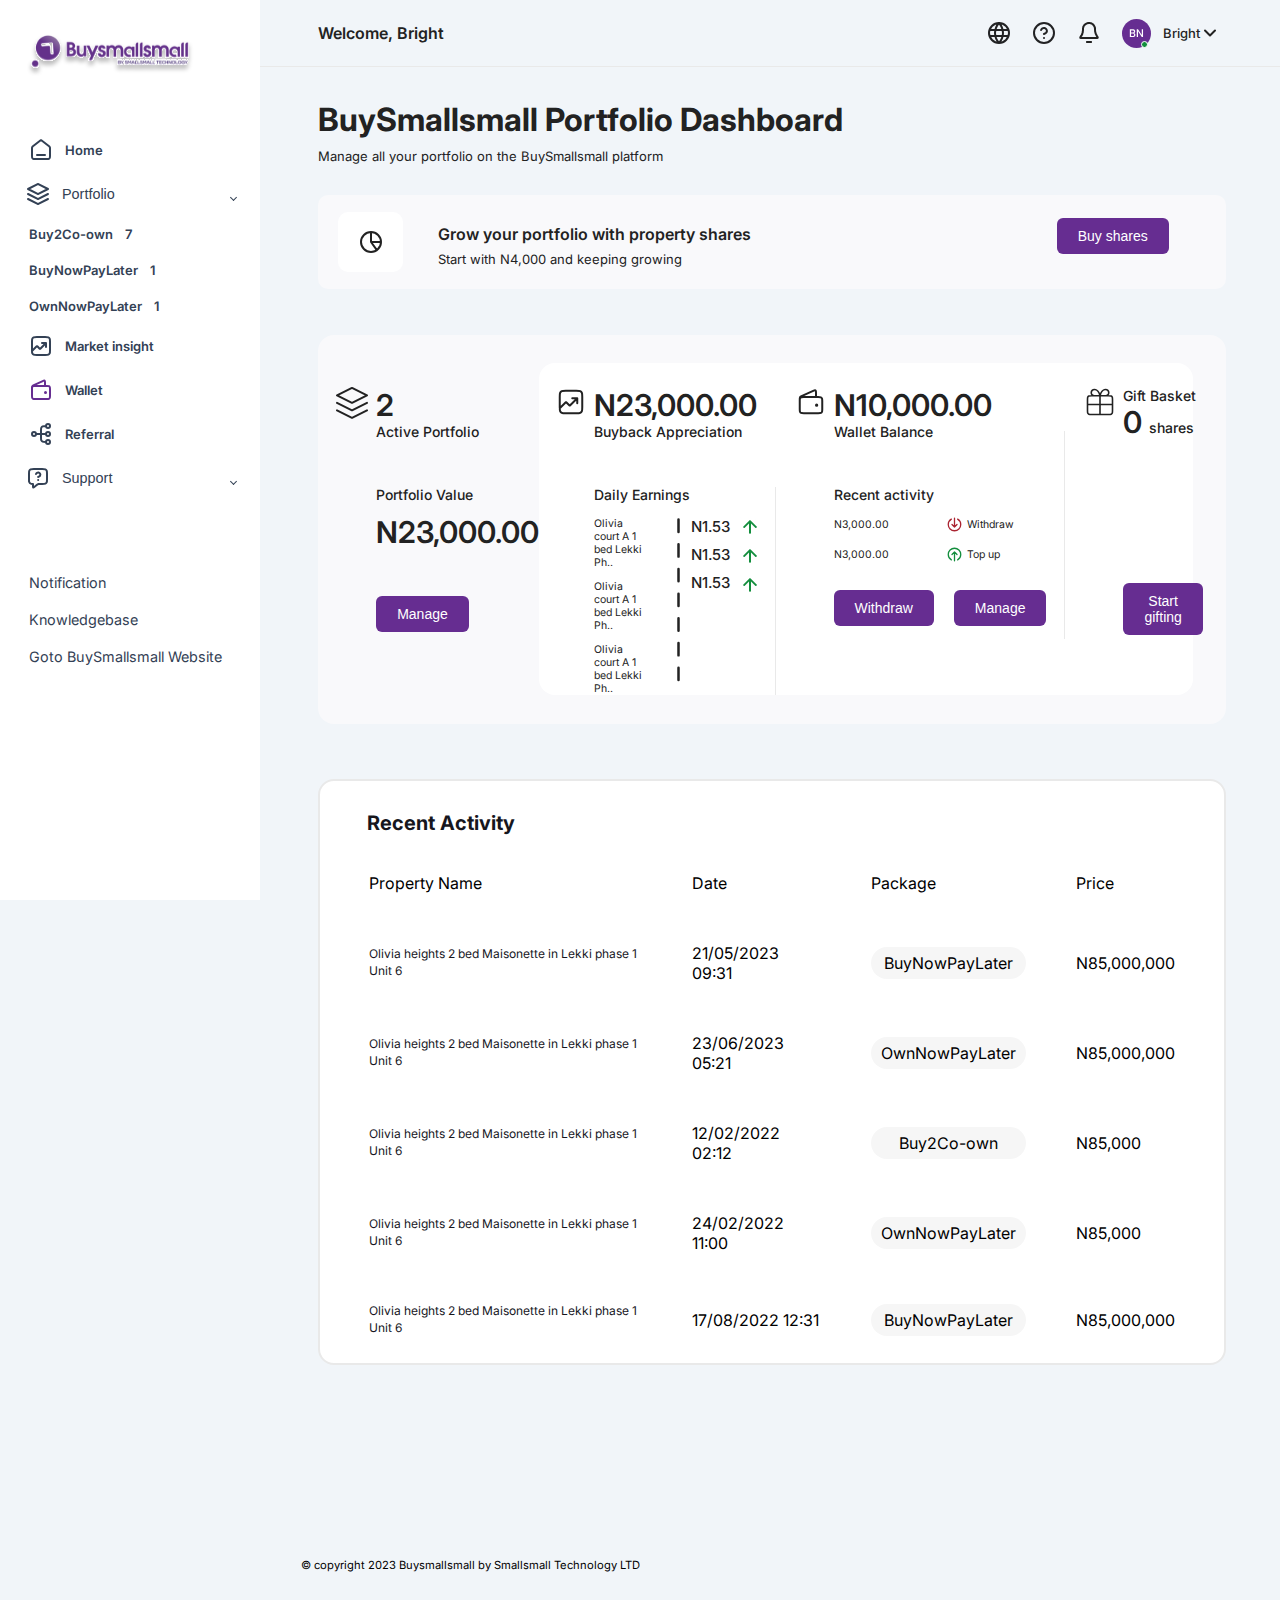
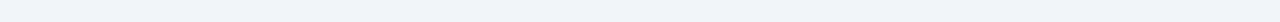
<file: index.html>
<!DOCTYPE html>
<html lang="en">

<head>
    <meta charset="UTF-8">
    <meta http-equiv="X-UA-Compatible" content="IE=edge">
    <meta name="viewport" content="width=device-width, initial-scale=1.0">
    <title>Sidebar With Bootstrap</title>
    <link href="https://cdn.lineicons.com/4.0/lineicons.css" rel="stylesheet" />
    <link href="https://cdn.jsdelivr.net/npm/bootstrap@5.3.0-alpha3/dist/css/bootstrap.min.css" rel="stylesheet"
        integrity="sha384-KK94CHFLLe+nY2dmCWGMq91rCGa5gtU4mk92HdvYe+M/SXH301p5ILy+dN9+nJOZ" crossorigin="anonymous">
    <link href="https://fonts.googleapis.com/icon?family=Material+Icons+Outlined" rel="stylesheet">
    <link rel="stylesheet" href="style.css">
    <link rel="preconnect" href="https://fonts.googleapis.com">
    <link rel="preconnect" href="https://fonts.gstatic.com" crossorigin>
    <link href="https://fonts.googleapis.com/css2?family=Inter:wght@100;200;300;400;500;600;700;800;900&display=swap"
        rel="stylesheet">
    <!-- <script src="https://cdn.jsdelivr.net/npm/bootstrap@5.3.0-alpha3/dist/js/bootstrap.bundle.min.js"
        integrity="sha384-ENjdO4Dr2bkBIFxQpeoTz1HIcje39Wm4jDKdf19U8gI4ddQ3GYNS7NTKfAdVQSZe"
        crossorigin="anonymous"></script> -->
</head>

<body>
    <div class="wrapper">

        <aside id="sidebar" class="expand">
            <div class="logo">
                <a class="navbar-brand" href="#">
                    <img src="./images/Logo.svg" alt="Logo" class="d-inline-block align-text-top">
                </a>
                <img class="close_btn" src="./images/close.svg" alt="" onclick="closeSidebar()" />
            </div>
            <ul class="sidebar-nav">
                <li class="sidebar-item">
                    <a href="./index.html" class="sidebar-link">
                        <img src="./images/home2.svg" alt="home">
                        <span>Home</span>
                    </a>
                </li>

                <li class="sidebar-item">
                   
                    <button class="sidebar-link collapsed has-dropdown" type="button" data-bs-toggle="collapse"
                        data-bs-target="#auth" aria-expanded="false" aria-controls="collapseExample">
                        <img src="./images/portfolio2.svg" alt="home">
                        <span>Portfolio</span>
                    </button>
                    <ul id="auth" class="sidebar-dropdown list-unstyled collapse" data-bs-parent="#sidebar">
                        <li class="sidebar-item">
                            <a href="./pages/portfolio/bye2co_own.html"
                                class="sidebar-link d-flex justify-content-between">
                                <span>Buy2Co-own</span>
                                <span>7</span>
                            </a>
                        </li>
                        <li class="sidebar-item">
                            <a href="./pages/portfolio/buyNowPayLater.html"
                                class="sidebar-link d-flex justify-content-between">
                                <span>BuyNowPayLater</span>
                                <span>1</span>
                            </a>
                        </li>
                        <li class="sidebar-item">
                            <a href="./pages/portfolio/ownNowPayLater.html"
                                class="sidebar-link d-flex justify-content-between">
                                <span>OwnNowPayLater</span>
                                <span>1</span>
                            </a>
                        </li>
                    </ul>
                </li>

                <li class="sidebar-item">
                    <a href="./pages/buyss_market_insight.html" class="sidebar-link">
                        <img src="./images/market2.svg" alt="home">
                        <span>Market insight</span>
                    </a>
                </li>
                <li class="sidebar-item">
                    <a href="./pages/wallet.html" class="sidebar-link">
                        <img src="./images/wallet2.svg" alt="">
                        <span>Wallet</span>
                    </a>
                </li>
                <li class="sidebar-item">
                    <a href="./pages/buyss_referral.html" class="sidebar-link">
                        <img src="./images/referral2.svg" alt="home">
                        <span>Referral</span>
                    </a>
                </li>

                <li class="sidebar-item">
                    <!-- <a href="#Support" class="sidebar-link collapsed has-dropdown" data-bs-toggle="collapse"
                        data-bs-target="#support" aria-expanded="false" aria-controls="support">
                        <img src="./images/support.svg" alt="home">
                        <span>Support</span>
                    </a> -->
                    <button class="sidebar-link collapsed has-dropdown" type="button" data-bs-toggle="collapse"
                        data-bs-target="#support" aria-expanded="false" aria-controls="collapseExample">
                        <img src="./images/support2.svg" alt="home">
                        <span class="support_link">Support</span>
                    </button>
                    <ul id="support" class="sidebar-dropdown list-unstyled collapse" data-bs-parent="#sidebar">
                        <div class="line_divider"></div>
                        <li class="sidebar-item">
                            <a href="#" class="sidebar-link d-flex justify-content-between">
                                Notification
                            </a>

                            

                            

                        </li>
                        <li class="sidebar-item">
                            <a href="#" class="sidebar-link d-flex justify-content-between">
                                Knowledgebase
                            </a>
                        </li>
                        <li class="sidebar-item">
                            <a href="#" class="sidebar-link d-flex justify-content-between"> Goto BuySmallsmall
                                Website</a>
                        </li>
                    </ul>
                </li>

            </ul>

        </aside>
        <div class="main">
            <div class="profile_modal">
                <a href="./pages/profile.html" class="profile_modal_row">
                    <img src="./images/profile.svg" alt="" />
                    <p class="profile_modal_row_text">Profile</p>
                </a>
                <div class="profile_modal_row">
                    <img src="./images/exit.svg" alt="" />
                    <p class="profile_modal_row_text">Logout</p>
                </div>
            </div>
            <header class="header">

                <div class="inner-wrapper">
                    <div class="d-flex justify-content-center g-23 align-items-center">
                        <div class="toggle_menu menu-icon" onclick="openSidebar()">
                            <img class="handburger" src="./images/handburger.svg" alt="" />
                        </div>
                        <div class="header-left">
                            <span class="welcome">Welcome, Bright</span>
                        </div>
                    </div>
                    <!-- <button class="toggle-btn" type="button">
                    <i class="lni lni-grid-alt"></i>
                    </button> -->

                    <div class="header-right">
                        <img class="nav_img" src="./images/globe.svg" alt="" />
                        <img class="nav_img" src="./images/help.svg" alt="" />
                        <img src="./images/bell.png" alt="" />
                        <div class="avater_profile" onclick="openModalPofile()">
                            <img src="./images/avater.svg" alt="" />
                            <div class="profile_better">
                                <p class="bright">Bright</p>
                                <img src="./images/Arrowdown.svg" alt="" />
                            </div>
                        </div>
                        <img class="logoMobile" src="./images/logoMobile.svg" alt="" />
                    </div>
                </div>




            </header>

            <!-- Main Area -->
            <div class="main-content">
                <div class="content">
                    <h1 class="title">
                        BuySmallsmall Portfolio Dashboard
                    </h1>
                    <p class="desc">Manage all your portfolio on the BuySmallsmall platform</p>
                    <!-- info -->
                    <section class="info">
                        <div class="info-text">
                            <img src="./images/infoIcon.svg" alt="info" />
                            <div class="info-desc">
                                <h4 class="info-title">Grow your portfolio with property shares</h4>
                                <p class="info-desc">Start with N4,000 and keeping growing</p>
                            </div>
                        </div>
                        <button class="btn mg_left">
                            Buy shares
                        </button>
                    </section>

                    <!--overview  -->
                    <section class="section2 mt">
                        <div class="inner-section">
                            <div class="overview-left">
                                <div class="overview">
                                    <img src="./images/portfolio1.svg" alt="portfolio" />
                                    <div class="overview-col">
                                        <div>
                                            <h2 class="overview-amount">2</h2>
                                            <p class="overview-desc">Active Portfolio</p>
                                        </div>

                                        <div class="mt">
                                            <h4 class="overview-desc">Portfolio Value</h4>
                                            <h2 class="overview-amount mt-11">N23,000.00</h2>
                                        </div>

                                        <button class="btn mt">Manage</button>
                                    </div>
                                </div>
                            </div>

                            <div class="overview-right">

                                <div class="inner-content">
                                    <!-- first section -->
                                    <div class="overview">
                                        <img src="./images/buyBack.svg" alt="portfolio" />
                                        <div class="overview-text">
                                            <div class="overview-col">
                                                <div>
                                                    <h2 class="overview-amount">N23,000.00</h2>
                                                    <p class="overview-desc">Buyback Appreciation</p>
                                                </div>
                                                <div class="mt">
                                                    <h4 class="overview-desc">Daily Earnings</h4>

                                                    <div class="daily_earning">
                                                        <div class="earning_text_content">
                                                            <h2 class="earning_text">Olivia court A 1 bed Lekki Ph..
                                                            </h2>
                                                            <h2 class="earning_text">Olivia court A 1 bed Lekki Ph..
                                                            </h2>
                                                            <h2 class="earning_text">Olivia court A 1 bed Lekki Ph..
                                                            </h2>
                                                        </div>

                                                        <div class="earning_amount_container">
                                                            <img src="./images/dottedLine.svg" alt="line" />
                                                            <div class="earning_amount_value">
                                                                <p class="earning_amount">N1.53</p>
                                                                <p class="earning_amount">N1.53</p>
                                                                <p class="earning_amount">N1.53</p>
                                                            </div>
                                                            <div class="earning_amount_value">
                                                                <img src="./images/arrow-up.jpg" alt="" />
                                                                <img src="./images/arrow-up.jpg" alt="" />
                                                                <img src="./images/arrow-up.jpg" alt="" />

                                                            </div>
                                                        </div>
                                                    </div>
                                                </div>
                                            </div>
                                            <div class="ruler  ml-18"></div>
                                        </div>
                                    </div>
                                    <!-- ruler -->
                                    <div class="bar_lines"></div>

                                    <!-- second section  -->

                                    <div class="overview">
                                        <img src="./images/wallet.svg" alt="portfolio" />
                                        <div class="overview-text">
                                            <div class="overview-col">
                                                <div>
                                                    <h2 class="overview-amount">N10,000.00</h2>
                                                    <p class="overview-desc">Wallet Balance</p>
                                                </div>
                                                <div class="mt">
                                                    <h4 class="overview-desc">Recent activity</h4>

                                                    <div class="recent_activity">
                                                        <div class="recent_activity_content">
                                                            <h2 class="earning_text">N3,000.00</h2>
                                                            <div class="activity_action">
                                                                <img src="./images/withdraw.svg" alt="withdraw" />
                                                                <p class="earning_text">Withdraw</p>
                                                            </div>
                                                        </div>

                                                        <div class="recent_activity_content">
                                                            <h2 class="earning_text">N3,000.00</h2>
                                                            <div class="activity_action">
                                                                <img src="./images/top-up.svg" alt="withdraw" />
                                                                <p class="earning_text">Top up</p>
                                                            </div>
                                                        </div>

                                                    </div>
                                                </div>
                                                <div class="btn_container">
                                                    <button class="btn">Withdraw</button>
                                                    <a href="/pages/buyss_wallet.html"><button class="btn">Manage</button></a>
                                                </div>
                                            </div>
                                            <div class="ruler ml-18"></div>
                                        </div>
                                    </div>

                                    <!-- third section -->
                                    <div class="bar_lines"></div>

                                    <div class="overview mb_51">
                                        <img src="./images/gift.svg" alt="portfolio" />

                                        <div class="overview-col">
                                            <div>
                                                <h2 class="overview-desc">Gift Basket</h2>
                                                <p class="overview-amount marg_t">0 <span
                                                        class="overview-desc">shares</span></p>
                                            </div>
                                            <button class="btn mt-143">Start gifting</button>
                                        </div>


                                    </div>



                                </div>


                                <!--  -->

                            </div>

                        </div>

                    </section>

                    <div class="data_tbl ">
                        <div class="data_tbl_inner">
                            <h4 class="tbl_title d_none">Recent Activity</h4>
                            <p class="prop_info">Property info</p>

                            <table class="table tbl_mobile">
                                <thead class="thead">
                                    <tr>
                                        <td scope="col" class="tb-color">Property Name</td>
                                        <td scope="col" class="tb-color">Date</th>
                                        <td scope="col" class="tb-color">Package</td>
                                        <td scope="col" class="tb-color">Price</td>
                                    </tr>
                                </thead>
                                <tbody>
                                    <tr>
                                        <td class="tl_text">
                                            <p class="tl_text">
                                                Olivia heights 2 bed Maisonette in Lekki phase 1 Unit 6
                                            </p>
                                        </td>
                                        <td>21/05/2023 09:31</td>
                                        <td>
                                            <p class="buyBtn">BuyNowPayLater</p>
                                        </td>
                                        <td>N85,000,000</td>
                                    </tr>
                                    <tr>
                                        <td class="tl_text">Olivia heights 2 bed Maisonette in Lekki phase 1 Unit 6</td>
                                        <td>23/06/2023 05:21</td>
                                        <td>
                                            <p class="buyBtn">OwnNowPayLater</p>
                                        </td>
                                        <td>N85,000,000</td>
                                    </tr>
                                    <tr>
                                        <td class="tl_text">Olivia heights 2 bed Maisonette in Lekki phase 1 Unit 6</td>
                                        <td>12/02/2022 02:12</td>
                                        <td>
                                            <p class="buyBtn">Buy2Co-own</p>
                                        </td>
                                        <td>N85,000</td>
                                    </tr>
                                    <tr>
                                        <td class="tl_text">Olivia heights 2 bed Maisonette in Lekki phase 1 Unit 6</td>
                                        <td>24/02/2022 11:00</td>
                                        <td>
                                            <p class="buyBtn">OwnNowPayLater</p>
                                        </td>
                                        <td>N85,000</td>
                                    </tr>

                                    <tr>
                                        <td class="tl_text">Olivia heights 2 bed Maisonette in Lekki phase 1 Unit 6</td>
                                        <td>17/08/2022 12:31</td>
                                        <td>
                                            <p class="buyBtn">BuyNowPayLater</p>
                                        </td>
                                        <td>N85,000,000</td>
                                    </tr>

                                </tbody>
                            </table>

                            <!-- for mobile -->
                            <div class="mobile_rule"></div>

                            <div class="data_tbl_mobile">

                                <div class="data_tbl_mobile_item">
                                    <h4 class="data_mobile_title">Olivia heights 2 bed Maisonette in Lekki phase 1 Unit
                                        6</h4>

                                    <div class="mobil_row">
                                        <div class="mobil_col">
                                            <p class="moble_date_text">Date</p>
                                            <p class="moble_date_value">21/05/2023 09:31</p>
                                        </div>
                                        <div class="mobil_col">
                                            <p class="moble_date_text">Package</p>
                                            <p class="mobile_buyBtn">BuyNowPayLater</p>
                                        </div>
                                    </div>
                                    <div class="mobil_col " style="margin-top: 16px;">
                                        <p class="moble_date_text">Price</p>
                                        <p class="mobile_buyBtn">N85,000,000</p>
                                    </div>
                                </div>

                                <div class="mobile_rule"></div>

                                <div class="data_tbl_mobile_item">
                                    <h4 class="data_mobile_title">Olivia heights 2 bed Maisonette in Lekki phase 1 Unit
                                        6</h4>

                                    <div class="mobil_row">
                                        <div class="mobil_col">
                                            <p class="moble_date_text">Date</p>
                                            <p class="moble_date_value">21/05/2023 09:31</p>
                                        </div>
                                        <div class="mobil_col">
                                            <p class="moble_date_text">Package</p>
                                            <p class="mobile_buyBtn">BuyNowPayLater</p>
                                        </div>
                                    </div>
                                    <div class="mobil_col " style="margin-top: 16px;">
                                        <p class="moble_date_text">Price</p>
                                        <p class="mobile_buyBtn">N85,000,000</p>
                                    </div>
                                </div>


                                <div class="mobile_rule"></div>

                                <div class="data_tbl_mobile_item">
                                    <h4 class="data_mobile_title">Olivia heights 2 bed Maisonette in Lekki phase 1 Unit
                                        6</h4>

                                    <div class="mobil_row">
 
                                        <div class="mobil_col">
                                            <p class="moble_date_text">Date</p>
                                            <p class="moble_date_value">21/05/2023 09:31</p>
                                        </div>
                                        <div class="mobil_col">
                                            <p class="moble_date_text">Package</p>
                                            <p class="mobile_buyBtn">BuyNowPayLater</p>
                                        </div>
                                    </div>
                                    <div class="mobil_col " style="margin-top: 16px;">
                                        <p class="moble_date_text">Price</p>
                                        <p class="mobile_buyBtn">N85,000,000</p>
                                    </div>
                                </div>

                            </div>
                        </div>
                    </div>
                </div>

            </div>
            <p class="copyright">&copy copyright 2023 Buysmallsmall by Smallsmall Technology LTD<p/>
        </div>

    </div>
    <!-- <script src="https://cdn.jsdelivr.net/npm/bootstrap@5.3.0-alpha3/dist/js/bootstrap.bundle.min.js"
        integrity="sha384-ENjdO4Dr2bkBIFxQpeoTz1HIcje39Wm4jDKdf19U8gI4ddQ3GYNS7NTKfAdVQSZe"
        crossorigin="anonymous"></script> -->
    <script src="bootstrap.bundle.min.js"></script>
    <script src="script.js"></script>
</body>

</html>
</file>
<file: style.css>
@import url("https://fonts.googleapis.com/css2?family=Inter:wght@100;200;300;400;500;600;700;800;900&display=swap");

.copyright{
margin-top: 19%;
margin-left: 4%;
font-size: 70%;

}

/*-------------------------
    Variables
-------------------------*/

.copyright{
  margin-top: 19%;
  margin-left: 4%;
  font-size: 70%;
  
  }


:root {
  --color-primary: #662d91;
  --color-white: #ffffff;
  --color-light: #f9f9fb;
  --color-main:#F1F5F9;
  --transition: all 0.3s ease-in-out;
  --color-gray:#334155;
}
::after,
::before {
  box-sizing: border-box;
  margin: 0;
  padding: 0;
}
* {
  margin: 0;
  padding: 0;
  box-sizing: border-box;
}

p {
  margin: 0;
  padding: 0;
}
h1,
h2,
h3,
h4,
h5,
h6 {
  margin: 0;
  padding: 0;
}

a {
  display: inline-block;
  text-decoration: none;
  transition: var(--transition);
}

li {
  list-style: none;
}

h1 {
  font-weight: 600;
  font-size: 1.5rem;
}

body {
  margin: 0 auto;
  font-family: "Inter", sans-serif;
  background: var(--color-white);
  -webkit-font-smoothing: antialiased;
  -moz-osx-font-smoothing: grayscale;
}



.btn {
  width: fit-content;
  padding: 10px 21px;
  background: var(--color-primary);
  border-radius: 10px;
  font-style: normal;
  height: auto;
  text-align: center;
  transition: var(--transition);
  position: relative;
  z-index: 1;
  border-radius: 6px;
  color: var(--color-white);
  overflow: hidden;
  border: none;
  outline: none;
  font-weight: 500;
  font-size: 14px;
  margin-bottom: 13px;
  line-height: normal;
}



.btn::after {
  content: "";
  height: 300px;
  width: 300px;
  background-color: #2d0748;
  border-radius: 50%;
  position: absolute;
  color: var(--color-white);
  top: 50%;
  left: 50%;
  transform: translateY(-50%) translateX(-50%) scale(0);
  transition: 0.5s cubic-bezier(0.25, 0.46, 0.45, 0.94);
  z-index: -1;
}



.btn:hover {
  background-color: #2d0748;
  border-color: #2d0748;
  color: #f7f8fa;
}


.btn:hover::after {
  transform: translateY(-50%) translateX(-50%) scale(1);
}



.wrapper {
  display: flex;
  max-width: 1440px;
  width: 100%;
  /* overflow: hidden; */
  margin: 0 auto;
  background-color:var(--color-main);
} 



.main {
  min-height: 100vh;
  transition: all 0.35s ease-in-out;
  background-color: var(--color-main);
  margin-bottom: 50px;
  width: 100%;
  overflow-x: hidden;
  position: relative;
}


.profile_modal {
  position: fixed;
  z-index: 1000;
  right: 33px;
  margin-top: 80px;
  padding: 28px 51px 33px 25px;
  border-radius: 10px;
  border: 2px solid #e9e9e9;
  background: #f9f9fb;
  display: flex;
  flex-direction: column;
  gap: 23px;
  display: none;
}



.display_profile {
  display: block;
  display: flex;
  flex-direction: column;
  gap: 23px;
}


.profile_modal_row {
  display: flex;
  gap: 26px;
  align-items: center;
  cursor: pointer;
}



.profile_modal_row_text {
  color: #222224;
  font-family: Hellix;
  font-size: 16px;
  font-style: normal;
  font-weight: 500;
  line-height: normal;
}


.profile_modal_row_text:hover {
  color: #662d91;
}



#sidebar {
  width: 260px;
  min-width: 260px;
  height: 100vh;
  min-height: 100%;
  z-index: 1000;
  transition: all 0.25s ease-in-out;
  background: var(--color-white);
  display: flex;
  flex-direction: column;
  position: sticky;
  top: 0;
  overflow-y: scroll;

  /* overflow: hidden; */
}


.sidebar_mobile {
  width: 0px;
  min-width: 0px;
  height: 100vh;
  min-height: 100%;
  z-index: 1000;
  transition: all 0.25s ease-in-out;
  background: #222;
  display: flex;
  flex-direction: column;
  position: sticky;
  top: 0;
  overflow-y: scroll;
  display: none;
}



.logo {
  display: flex;
  align-items: center;
  justify-content: space-between;
}


.close_btn {
  margin-right: 20px;
  display: none;
}

/* #sidebar.expand {
    width: 260px;
    min-width: 260px;
    
} */
#sidebar.toggleBar {
  width: 260px;
  min-width: 260px;
  display: block;
}


.toggle-btn {
  background-color: transparent;
  cursor: pointer;
  border: 0;
  padding: 1rem 1.5rem;
}


.toggle-btn i {
  font-size: 1.5rem;
  color: #fff;
}


.sidebar-logo {
  margin: auto 0;
}


.sidebar-logo a {
  color: #fff;
  font-size: 1.15rem;
  font-weight: 600;
}


#sidebar:not(.expand) .sidebar-logo,
/* #sidebar:not(.expand) a.sidebar-link span {
    display: none;
} */

.sidebar-nav {
  padding: 2.9rem 0;
  flex: 1 1 auto;
}


a.sidebar-link {
  padding: 0.625rem 1.625rem;
  color: var(--color-gray);
  display: flex;
  gap: 12px;
  align-items: center;
  font-size: 0.9rem;
  white-space: nowrap;
  border-left: 3px solid transparent;
}


button.sidebar-link {
  padding: 0.625rem 1.625rem;
  color: var(--color-gray);
  display: flex;
  gap: 12px;
  align-items: center;
  font-size: 0.9rem;
  white-space: nowrap;
  border-left: 3px solid transparent;
  border: none;
  width: 100%;
  background: none;
}


.navbar-brand {
  padding-left: 1.625rem;
}


.logo {
  margin-top: 34px;
}


.sidebar-link i {
  font-size: 1.1rem;
  margin-right: 0.75rem;
}


a.sidebar-link:hover {
  background-color: rgba(255, 255, 255, 0.075);
  border-left: 3px solid #662D91;
  color: #662D91;
}
a.sidebar-link span:hover {
  color: #662D91;
}

button.sidebar-link:hover {
  background-color: rgba(255, 255, 255, 0.075);
  border-left: 3px solid #662D91;
  color: #662D91;
}


a.sidebar-link span {
  color: var(--color-gray);
  font-family: Inter;
  font-size: 13px;
  font-style: normal;
  font-weight: 600;
  line-height: normal;
}


.sidebar-item {
  position: relative;
}

#sidebar:not(.expand) .sidebar-item .sidebar-dropdown {
  position: absolute;
  top: 0;
  left: 0;
  background-color: #0e2238;
  padding: 0;
  min-width: 15rem;
  display: none;
}


#sidebar:not(.expand) .sidebar-item:hover .has-dropdown + .sidebar-dropdown {
  display: block;
  /* max-height: 15em; */
  width: 100%;
  opacity: 1;
  position: sticky;
  top: 0;
}


#sidebar.expand .sidebar-link[data-bs-toggle="collapse"]::after {
  border: solid;
  border-width: 0 0.075rem 0.075rem 0;
  content: "";
  display: inline-block;
  padding: 2px;
  position: absolute;
  right: 1.5rem;
  top: 1.4rem;
  transform: rotate(-135deg);
  transition: all 0.2s ease-out;
}


#sidebar.expand .sidebar-link[data-bs-toggle="collapse"].collapsed::after {
  transform: rotate(45deg);
  transition: all 0.2s ease-out;
}
.line_divider {
  width: 90%;
  margin-left: auto;
  margin-right: auto;
  border: 1px solid #fff;
  margin-top: 62px;
}
.header {
  max-width: 1440px;
  width: 100%;
  margin: 0 auto;
  height: 67px;
  background-color: var(--color-main);
  display: flex;
  flex-direction: column;
  justify-content: center;
  position: fixed;
  top: 0;
  z-index: 100;
  border-bottom: 1px solid #e9e9e9;
  overflow: hidden;
  padding-right: 300px;
}

.inner-wrapper {
  width: 92%;
  display: flex;
  align-items: center;
  justify-content: space-between;
  margin-left: 58px;
}

.menu-icon {
  display: none;
}
.welcome {
  color: #222;
  font-family: Inter;
  font-size: 16px;
  font-style: normal;
  font-weight: 600;
  line-height: normal;
}
.bright {
  color: #222;
  font-family: Inter;
  font-size: 13px;
  font-style: normal;
  font-weight: 500;
  line-height: normal;
  margin: 0;
}
.header-right {
  display: flex;
  align-items: center;
  gap: 21px;
}
.avater_profile {
  display: flex;
  align-items: center;
  gap: 12px;
  cursor: pointer;
}
.profile_better {
  display: flex;
  align-items: center;
}

/* Main Contentd */

.main-content {
  width: 100%;
  background: var(--color-main);

  margin-top: 100px;
  /* background-color: goldenrod; */
}
.content {
  width: 89%;
  margin-left: 58px;

  margin-top: 32px;
}
.title {
  color: #222;
  font-family: Inter;
  font-size: 32px;
  font-style: normal;
  font-weight: 700;
  line-height: normal;
}
.desc {
  color: #222;
  font-family: Inter;
  font-size: 13px;
  font-style: normal;
  font-weight: 400;
  line-height: normal;
  margin-top: 9px;
}
.info {
  display: flex;
  width: 100%;
  border-radius: 10px;
  background: var(--color-light);
  align-items: center;
  justify-content: space-between;
  padding: 17px 57px 17px 20px;
  margin-top: 31px;
}

.info-text {
  display: flex;
  gap: 35px;
  align-items: center;
}
.info-title {
  color: #222;
  font-family: Inter;
  font-size: 16px;
  font-style: normal;
  font-weight: 600;
  line-height: normal;
}
.info-desc {
  color: #222;
  font-family: Inter;
  font-size: 13px;
  font-style: normal;
  font-weight: 400;
  line-height: normal;
  margin-top: 7px;
}

.section2 {
  width: 100%;
  background: var(--color-light);
  border-radius: 16px;
  /* padding: 14px 15px 15px 26px; */
  display: flex;
  justify-content: center;
  align-items: center;
}


.inner-section {
  width: 96%;
  display: flex;
  justify-content: space-between;
  margin-top: 14px;
  margin-bottom: 15px;
}


.overview-left {
  margin-top: 38px;
}


.overview {
  display: flex;
  align-items: flex-start;
  gap: 8px;
}


.overviews {
  display: flex;
  align-items: flex-start;
  gap: 8px;
  height: 300px;
}


.overview-text {
  display: flex;
  justify-content: space-between;
  align-items: flex-end;
}


.overview-col {
  display: flex;
  flex-direction: column;
}
.mt-143 {
  margin-top: 143px;
}


.ml-18 {
  margin-left: 18px;
}


.overview-amount {
  color: #222;
  font-family: Inter;
  font-size: 30px;
  font-style: normal;
  font-weight: 600;
  line-height: normal;
}


.mt-11 {
  margin-top: 11px;
}


.mt {
  margin-top: 46px;
}


.overview-desc {
  color: #222;
  font-family: Inter;
  font-size: 14px;
  font-style: normal;
  font-weight: 500;
  line-height: normal;
}


.overview-right {
  width: 76%;
  border-radius: 16px;
  background: #fff;
  display: flex;
  align-items: center;
  justify-content: center;
  margin-right: 15px;
  margin-top: 14px;
  margin-bottom: 14px;
}

.inner-content {
  width: 95%;
  margin-top: 24px;
  display: flex;
  grid-template-columns: 1fr 1fr 0.5fr;
  column-gap: 20px;
}

.daily_earning {
  display: flex;
  gap: 26px;
  margin-top: 14px;
}


.recent_activity {
  display: flex;
  flex-direction: column;
  gap: 15px;
  margin-top: 14px;
}


.recent_activity_content {
  display: flex;
  gap: 58px;
  /* justify-content: space-between; */
  align-items: center;
}


.activity_action {
  display: flex;
  align-items: center;
  justify-content: center;
  gap: 5px;
}

.btn_container {
  display: flex;
  align-items: center;
  gap: 20px;
  margin-top: 28px;
}

.earning_text {
  color: #222;
  font-family: Inter;
  font-size: 10.5px;
  font-style: normal;
  font-weight: 400;
  line-height: normal;
}


.earning_amount {
  color: #222;
  font-family: Inter;
  font-size: 15px;
  font-style: normal;
  font-weight: 500;
  line-height: normal;
}

.earning_text_content {
  display: flex;
  flex-direction: column;
  gap: 11px;
}


.earning_amount_container {
  display: flex;
  gap: 10px;
}


.earning_amount_value {
  display: flex;
  flex-direction: column;
  gap: 9px;
}

.ruler {
  height: 208px;
  width: 1px;
  background: #e9e9e9;
}

.data_tbl {
  width: 100%;
  border-radius: 16px;
  border: 2px solid #e9e9e9;
  background: var(--color-white);
  display: flex;
  align-items: center;
  justify-content: center;
  margin-top: 55px;
}
.data_tbl_inner {
  width: 95%;
}

.tbl_title {
  color: #16161d;
  /* H3/Bold */
  font-family: Inter;
  font-size: 20px;
  font-style: normal;
  font-weight: 700;
  line-height: 120%; /* 28.8px */
  margin-bottom: 12px;
  margin-top: 30px;
  margin-left: 1.5rem;
}

.tl_text {
  color: #16161d;
  font-family: Inter;
  font-size: 12px;
  font-style: normal;
  font-weight: 400;
  line-height: 140%; /* 22.4px */
}
.buyBtn {
  border-radius: 30px;
  background: #f6f6f6;
  text-align: center;
  padding: 6px 10px;
}
.table > :not(caption) > * > * {
  padding: 1.5rem 1.5rem;
}

.charts-card {
  width: 100%;
}
#bar-chart {
  max-width: 700px;
  width: 700px;
}

.portfolio {
  width: 100%;
}
/* #SvgjsSvg1001{
    height: 360px;
} */

/* wallet */

.btn-sec {
  width: fit-content;
  padding: 19px 118px;
  border-radius: 10px;
  background: #662D91;
  font-style: normal;
  height: auto;
  display: flex;
  align-items: center;
  justify-content: center;
  text-align: center;
  transition: var(--transition);
  position: relative;
  z-index: 1;
  color: var(--color-white);
  overflow: hidden;
  border: none;
  outline: none;
  font-weight: 500;
  font-size: 16px;
  line-height: normal;
  margin-top: 62px;
  gap: 8px;
}
.btn-sec:hover {
  background-color: #662D91;
  border-color: #151313;
  color: #f7f8fa;
}

.wallet_balance {
  width: 100%;
  border-radius: 10px;
  border: 1.8px solid #e9e9e9;
  background: #f9f9fb;
}


.text_align {
  text-align: center;
}


.btn_content {
  margin-top: 40px;
  gap: 20px;
}


.wallet_balance_num {
  color: #222;
  font-family: Inter;
  font-size: 48px;
  font-style: normal;
  font-weight: 700;
  line-height: normal;
}


.line_vertical {
  border: 1px solid #e9e9e9;
  height: 176px;
}


.wallet_detail_desc {
  color: #222;
  font-family: Inter;
  font-size: 14px;
  font-style: normal;
  font-weight: 400;
  line-height: normal;
}



.wallet_account_name {
  margin-top: 16px;
}


.wallet_detail_value {
  color: #222;
  font-family: Inter;
  font-size: 20px;
  font-style: normal;
  font-weight: 700;
  line-height: normal;
  margin-top: 6px;
}
.wallet_account_detail {
  display: flex;
  gap: 70px;
  margin-top: 29px;
}
.wallet_status {
  border-radius: 30px;
  background: #fcaf1b;
  display: flex;
  width: 105px;
  padding: 6px 10px;
  justify-content: center;
  align-items: center;
  gap: 10px;

  font-family: Inter;
  font-size: 16px;
  font-style: normal;
  font-weight: 500;
  line-height: 140%; /* 22.4px */
}


.wallet_status.pending {
  background: #fcaf1b;
  color: #333;
}
.wallet_status.successful {
  background: #138e3d;
  color: #f2f2f2;
}
.wallet_status.failed {
  background: #aa2431;
  color: #f2f2f2;
}
.wallet_text_amount {
  color: #222;
  /* B1/Regular */
  font-family: Inter;
  font-size: 16px;
  font-style: normal;
  font-weight: 400;
  line-height: 140%; /* 22.4px */
}

.displayInline {
  display: none;
}
#sidebar.enlarge {
  width: 260px;
  min-width: 260px;
}
.logoMobile {
  display: none;
  margin-right: 20px;
}
.g-23 {
  gap: 23px;
}

.bar_lines {
  display: none;
  width: 100%;
  border: 1px solid #e9e9e9;
}
.prop_info {
  display: none;
  color: #a6a299;
  /* B1/Regular */
  font-family: Inter;
  font-size: 16px;
  font-style: normal;
  font-weight: 400;
  line-height: 140%; /* 22.4px */
}
.data_tbl_mobile {
  display: none;
}
.mobile_rule {
  display: none;
  width: 100%;
  border: 1px solid #c5c5d3;
}
.info_own {
  display: none;
}

/* profile */

.profile {
  width: 100%;
  border-radius: 10px;
  border: 2px solid #e9e9e9;
  background: #fff;
  display: flex;
  flex-direction: column;
  align-items: center;
  justify-content: center;
  margin-top: 32px;
}
.profile_wrapper {
  width: 92%;
}
.profile_form_title {
  color: #222;
  font-family: Inter;
  font-size: 18px;
  font-style: normal;
  font-weight: 500;
  line-height: normal;
  margin-top: 60px;
}
.profile_form_desc {
  color: #222;
  font-family: Inter;
  font-size: 16px;
  font-style: normal;
  font-weight: 400;
  line-height: normal;
  margin-top: 6px;
}
.form_container {
  width: 100%;
  display: flex;
  align-items: center;
  justify-content: center;
  margin-top: 16px;
}
.form_info {
  width: 44%;
  display: flex;
  flex-direction: column;
  gap: 16px;
}
.form_input_group {
  display: flex;
  align-items: center;
  justify-content: space-between;
}
.form_input {
  width: 49%;
  border-radius: 4px;
  border: 1.3px solid #e1e2e4;
  background: #fff;
  padding: 10px 15px;
}
.form_input:focus {
  border: 1px solid #662d91;
  outline: #662d91;
}
.form_text_area {
  width: 100%;
}
.input_review {
  width: 100%;
}
.input_review:focus {
  border: 1px solid #662d91;
  outline: #662d91;
}
.btn_profile_update {
  margin-left: auto;
  margin-top: 70px;
}
.form_underline {
  width: 100%;
  border: 1.6px solid #e9e9e9;
  margin-top: 60px;
}
.login_form_container {
  width: 100%;
  margin-top: 50px;
  display: flex;
  align-items: flex-start;
  gap: 76px;
  margin-bottom: 170px;
}
.form_login_title {
  color: #222;
  font-family: Inter;
  font-size: 18px;
  font-style: normal;
  font-weight: 500;
  line-height: normal;
}
.form_login_desc {
  color: #222;
  font-family: Inter;
  font-size: 16px;
  font-style: normal;
  font-weight: 400;
  line-height: normal;
  margin-top: 10px;
}
.login_form {
}
.login_lbl {
  color: #222;
  font-family: "Museo Sans Rounded";
  font-size: 16px;
  font-style: normal;
  font-weight: 300;
  line-height: normal;
  margin-left: 19px;
  margin-bottom: 6px;
}

.btn_changePassword {
  border-radius: 5px;
  background: #e1e2e4;
  color: #222;
  font-family: Inter;
  font-size: 14px;
  font-style: normal;
  font-weight: 400;
  line-height: normal;
  padding: 11px 56px 11px 38px;
  margin-left: 25px;
}

.pay_later_inners{
  display: flex;
  flex-direction: row;
  width: 100%;
  margin-left: 33px;
  margin-top: 33px;
  margin-bottom: 40px;
  gap: 55px;
  align-items: center;
 
}
@media (max-width: 1000px) {
  #sidebar {
    width: 0px;
    min-width: 0px;
    z-index: 1000;
    transition: all 0.25s ease-in-out;
    background: #222;
    display: flex;
    flex-direction: column;
    position: fixed;
    top: 0;
  }

  .main {
    display: flex;
    flex-direction: column;
    align-items: center;
    /* padding-left: 22px;
        padding-right: 22px; */
  }
  .header {
    align-items: center;
  }
  .inner-wrapper {
    width: 91%;
    margin-left: 0px;
  }

  .menu-icon {
    display: block;
  }
  .close_btn {
    display: block;
  }
  .header {
    padding-right: 10px;
  }
  .avater_profile {
    display: none;
  }
  .logoMobile {
    display: block;
    margin-right: 0px;
  }
  .nav_img {
    display: none;
  }
  .title {
    color: #222;
    font-family: Inter;
    font-size: 22px;
    font-style: normal;
    font-weight: 700;
    line-height: normal;
  }
  .desc {
    color: #222;
    font-family: Inter;
    font-size: 13px;
    font-style: normal;
    font-weight: 400;
    line-height: normal;
  }
  .info {
    flex-direction: column;
    align-items: flex-start;
  }
  .mg_left {
    margin-left: 90px;
    margin-top: 22px;
  }
  .main-content {
    width: 91%;
  }
  .inner-section {
    flex-direction: column;
  }
  .content {
    margin-left: 0px;
    width: 100%;
  }
  .inner-content {
    flex-direction: column;
    gap: 32px;
  }
  .ruler {
    display: none;
  }
  .bar_lines {
    display: block;
  }
  .mt-143 {
    margin-top: 67px;

    margin-bottom: 51px;
  }
  .tbl_title {
    color: var(--Grey-900, #16161d);
    /* H3/Bold */
    font-family: Inter;
    font-size: 24px;
    font-style: normal;
    font-weight: 700;
    line-height: 120%; /* 28.8px */
  }
  .thead {
    display: none;
  }

  .data_tbl_inner {
    width: 91%;
  }
  .d_none {
    margin-left: 0px;
  }
  .prop_info {
    display: block;
  }
  .tbl_mobile {
    display: none;
  }
  .mobile_rule {
    display: block;
    margin-bottom: 26px;
  }
  .data_tbl_mobile {
    display: block;
    width: 100%;
    margin-top: 26px;
  }
  .data_tbl_mobile_item {
    margin-bottom: 50px;
  }
  .data_mobile_title {
    color: var(--Grey-900, #16161d);
    /* B1/Regular */
    font-family: Inter;
    font-size: 16px;
    font-style: normal;
    font-weight: 400;
    line-height: 140%; /* 22.4px */
    margin-bottom: 16px;
  }

  .mobil_row {
    display: flex;
    justify-content: space-between;
    align-items: center;
    width: 80%;
  }
  .mobil_col {
    display: flex;
    flex-direction: column;
    align-items: flex-start;
    gap: 14px;
  }
  .moble_date_text {
    color: #a6a299;
    font-family: Inter;
    font-size: 16px;
    font-style: normal;
    font-weight: 400;
    line-height: 140%;
  }
  .moble_date_value {
    color: var(--Grey-900, #16161d);
    /* B1/Regular */
    font-family: Inter;
    font-size: 16px;
    font-style: normal;
    font-weight: 400;
    line-height: 140%; /* 22.4px */
  }
  .mobile_buyBtn {
    border-radius: 30px;
    background: #f6f6f6;
    padding: 6px 10px;
    color: var(--Gray-1, #333);
    font-family: Inter;
    font-size: 16px;
    font-style: normal;
    font-weight: 500;
    line-height: 140%; /* 22.4px */
  }
  .overview-right {
    margin-top: 41px;
    width: 100%;
  }
  .tb_mobile {
    display: block;
    overflow-x: auto;
    white-space: nowrap;
  }

  /* bye2co_own */
  .info_own {
    display: block;
  }
}

@media (max-width:900px){
  .pay_later_inners{
    flex-direction: column;
  }
  .line_vertical{
    display: none;
  }
}
@media (max-width: 500px) {
  .mobil_row {
    width: 100%;
  }
  .btn-sec {
    width: 100%;
    padding: 19px 0px;
  }
  .tbl_title {
    font-size: 1.5rem;
  }
  .wallet_account_detail{
    display: grid;
    grid-template-columns: 1fr;
  }
}
@media (max-width: 450px) {
  .welcome {
    font-size: 12px;
  }
  .handburger {
    width: 20px;
    height: 20px;
  }
  .g-23 {
    gap: 15px;
  }
  .tbl_title {
    font-size: 1rem;
  }
}
@media (max-width: 415px) {
  .welcome {
    display: none;
  }
  .handburger {
    width: 20px;
    height: 20px;
  }
  .g-23 {
    gap: 15px;
  }
  .daily_earning {
    gap: 10px;
  }
  .earning_text {
    font-size: 12px;
  }
  .moble_date_value {
    font-size: 12px;
  }
  .mobile_buyBtn {
    font-size: 12px;
    padding: 6px 8px;
  }
  .info-text {
    flex-direction: column;
    align-items: flex-start;
    gap: 15px;
  }
}
@media (max-width: 325px) {
  .btn_container {
    flex-direction: column;
  }
  .btn {
    width: 100%;
  }
  .mg_left {
    margin-left: 0;
  }
}
</file>
